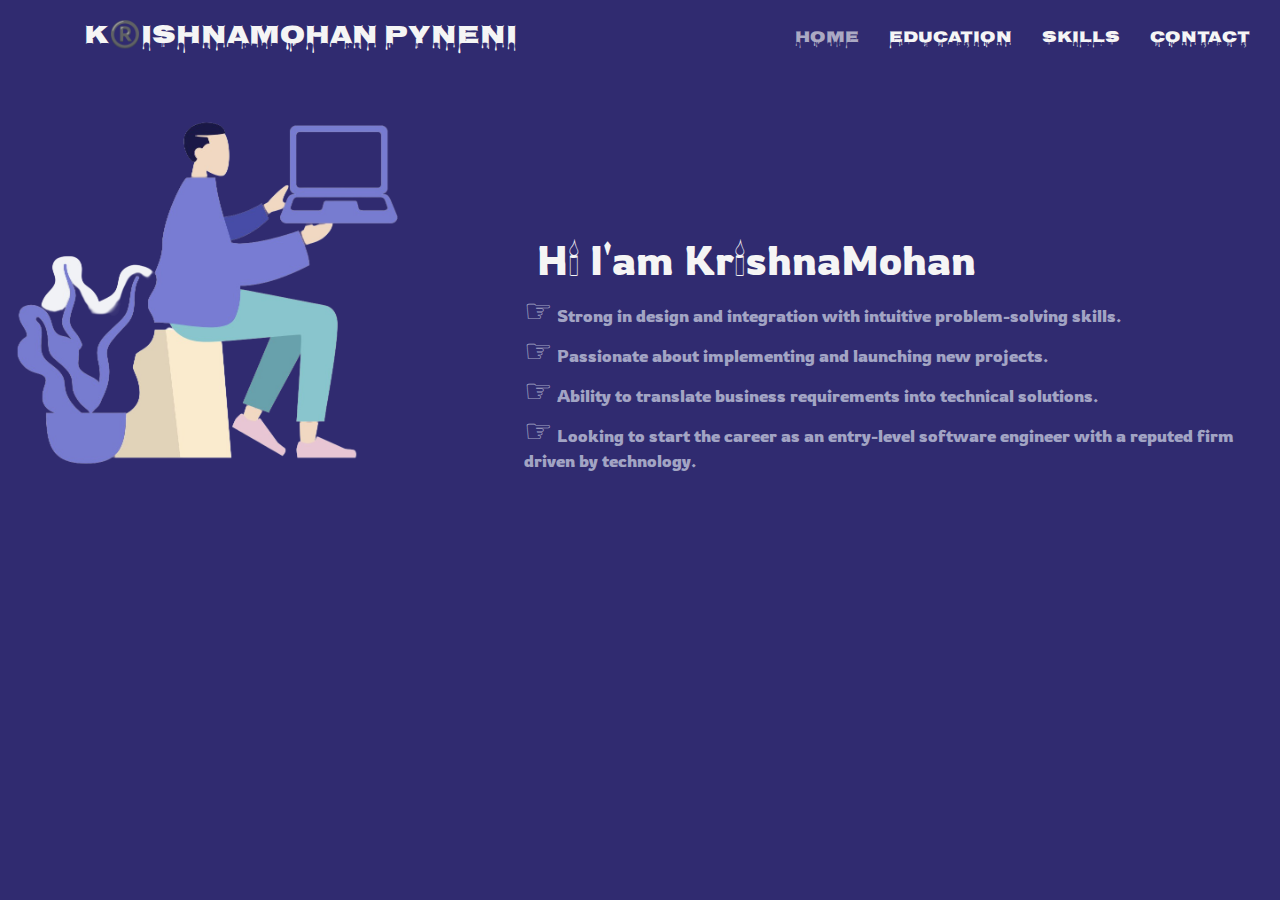
<file: index.html>
<!DOCTYPE html>
<html lang="en">
<head>
  <meta charset="UTF-8">
  <meta name="viewport" content="width=device-width, initial-scale=1.0">
  <!-- <title>Kr🕯shnaMohan Pynen🕯</title> -->
  <title>Home🪟 | KrishnaMohan</title>
  <link rel="stylesheet" href="css/homepage/style.css">
  <link rel="stylesheet" href="https://cdnjs.cloudflare.com/ajax/libs/font-awesome/5.13.0/css/all.min.css">
   <link rel="icon" href="assets/favicon-1.png">
</head>
<body>
        <section id="home">
          <nav>
            <ul class="menu">
              <!-- <li class="logo"><a href="#">K®️ishnaM <span><img src="./assets/favicon.png" alt=""></span> h@n Pyneni</a></li> -->
              <li class="logo"><a href="#">K®️ishnaMohan Pyneni</a></li>
              <li class="item"><a href="index.html" class="active">Home</a></li>
              <li class="item"><a href="education.html">Education</a></li>
              <li class="item"><a href="skills.html">Skills</a></li>
              <li class="item"><a href="contact.html">Contact</a></li>
              <li class="toggle"><a href="#"><i class="fas fa-bars"></i></a></li>
            </ul>
          </nav>
          <div class="container">
            <img src="./assets/image-home.png" alt="" class="container-image">
            <div class="container-text">
              <h1>H🕯 I'am <span> Kr🕯shnaMohan  </span><hr>  </h1>
               <p> <span>&#x261E;</span> Strong in design and integration with intuitive problem-solving skills.
               <br><span>&#x261E;</span> Passionate about implementing and launching new projects.
               <br><span>&#x261E;</span> Ability to translate business requirements into technical solutions. 
               <br><span>&#x261E;</span> Looking to start the career as an entry-level software engineer with a reputed firm driven by technology.
                  <!-- <br> I am currently on the look out for a challenging role to build products that make a difference. -->
              </p>
            </div>
          </div>
        </section>
        
</body>
<script src="index.js"></script>
</html>
</file>
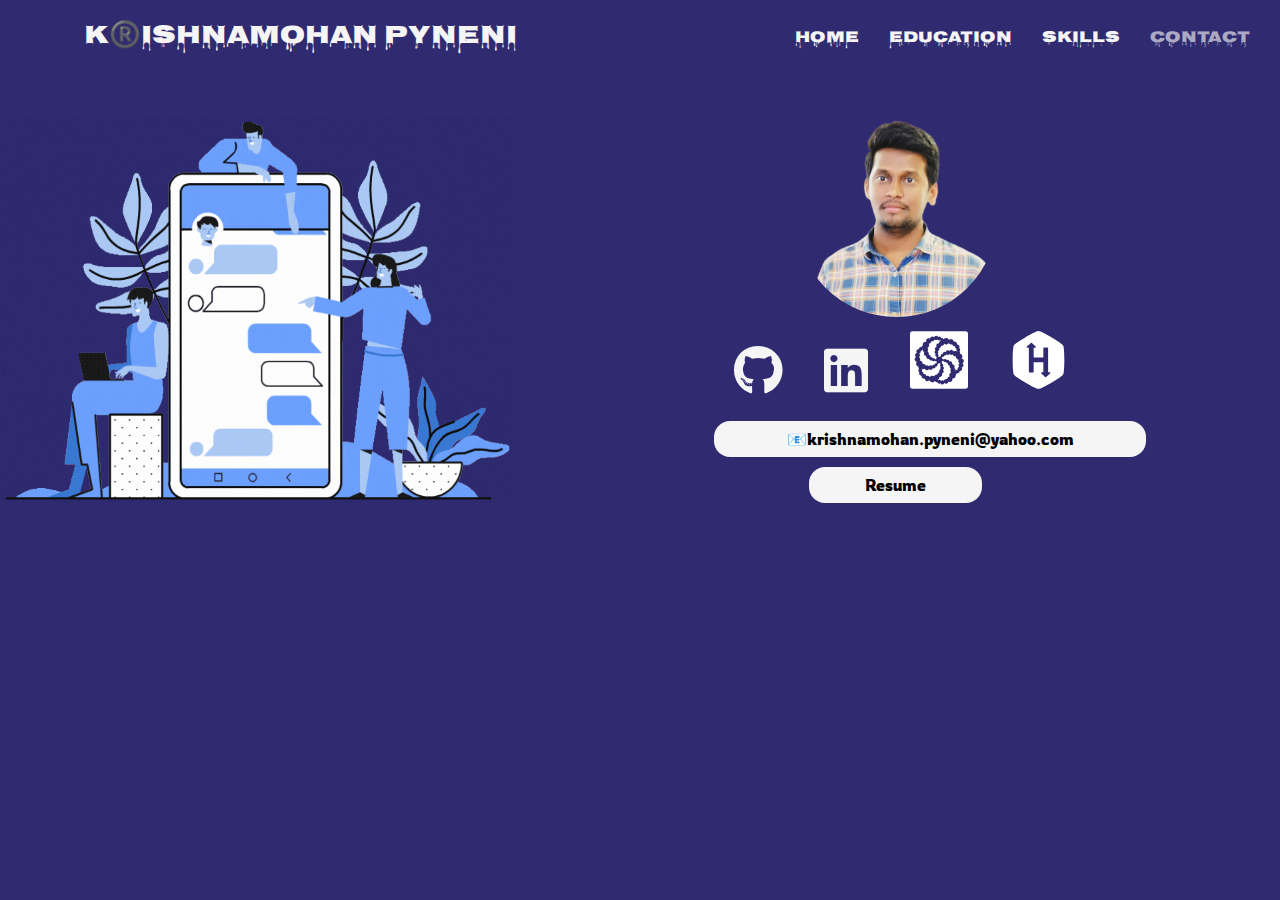
<file: contact.html>
<!DOCTYPE html>
<html lang="en">
<head>
    <meta charset="UTF-8">
    <meta name="viewport" content="width=device-width, initial-scale=1.0">
    <title>Contact📱| KrishnaMohan</title>
      <link rel="icon" href="assets/favicon-1.png" type="image/x-icon">
      <link rel="stylesheet" href="./css/homepage/style.css">
      <link rel="stylesheet" href="https://cdnjs.cloudflare.com/ajax/libs/font-awesome/5.13.0/css/all.min.css">
      <link rel="stylesheet" href="./css/contact/contact.css">
</head>
<body>
    <section id="home">
        <nav>
          <ul class="menu">
            <!-- <li class="logo"><a href="#">K®️ishnaM <span><img src="./assets/favicon.png" alt=""></span> h@n Pyneni</a></li> -->
            <li class="logo"><a href="index.html">K®️ishnaMohan Pyneni</a></li>
            <li class="item"><a href="index.html" >Home</a></li>
            <li class="item"><a href="education.html">Education</a></li>
            <li class="item"><a href="skills.html">Skills</a></li>
            <li class="item"><a href="contact.html" class="active">Contact</a></li>
            <li class="toggle"><a href="#"><i class="fas fa-bars"></i></a></li>
          </ul>
        </nav>
        <div class="container">
          <img src="./assets/contact/contact-image.gif" alt="KrishnaMohan" class="contact-gif">
          <div class="contact-container">
              <img class="contact-image" src="./assets/contact/favicon.png" alt="KrishnaMohan" srcset="">
               <div class="social-icon">
                <a href="https://github.com/krishnamohan-code" target="_blank"><i class="fab fa-github"></i> </a>
                <!-- <a href="https://www.linkedin.com/in/krishnamohan-pyneni-651640198/" target="_blank"><i class="fab fa-linkedin"></i> </a> -->
                <a href="https://www.linkedin.com/in/krishnamohan-code/" target="_blank"><i class="fab fa-linkedin"></i> </a>
                <a href="https://www.codewars.com/users/krishnamohan-code" target="_blank">
                  <img src="./assets/contact/codewars.svg" alt="Codewars" width="10%">
                </a>
                <a href="https://www.hackerrank.com/krishnamohan_py1" target="_blank">
                  <img id="hackerrank" src="./assets/contact/hackerrank.svg" alt="HackerRank" width="10%">
                </a>
               </div>
               <!-- <div>
                <a id="mail" href="mailto:krishnamohan.pyneni@yahoo.com">📧krishnamohan.pyneni@yahoo.com</a>
                <a  href="./assets/KrishnaMohan_Resume.pdf" target="_blank">Resume</a>
              </div> -->
                <ul class="buttons">
                   <li id="mail"><a href="mailto:krishnamohan.pyneni@yahoo.com">📧krishnamohan.pyneni@yahoo.com</a></li>
                   <li id="resume"><a  href="./assets/KrishnaMohan-Resume.pdf" target="_blank">Resume</a></li>
               </ul>
          </div>
          <img src="./assets/contact/contact-image.gif" alt="" class="contact-gif-2"> <br>
        </div>
      </section>
</body>
<script src="index.js"></script>
</html>
</file>
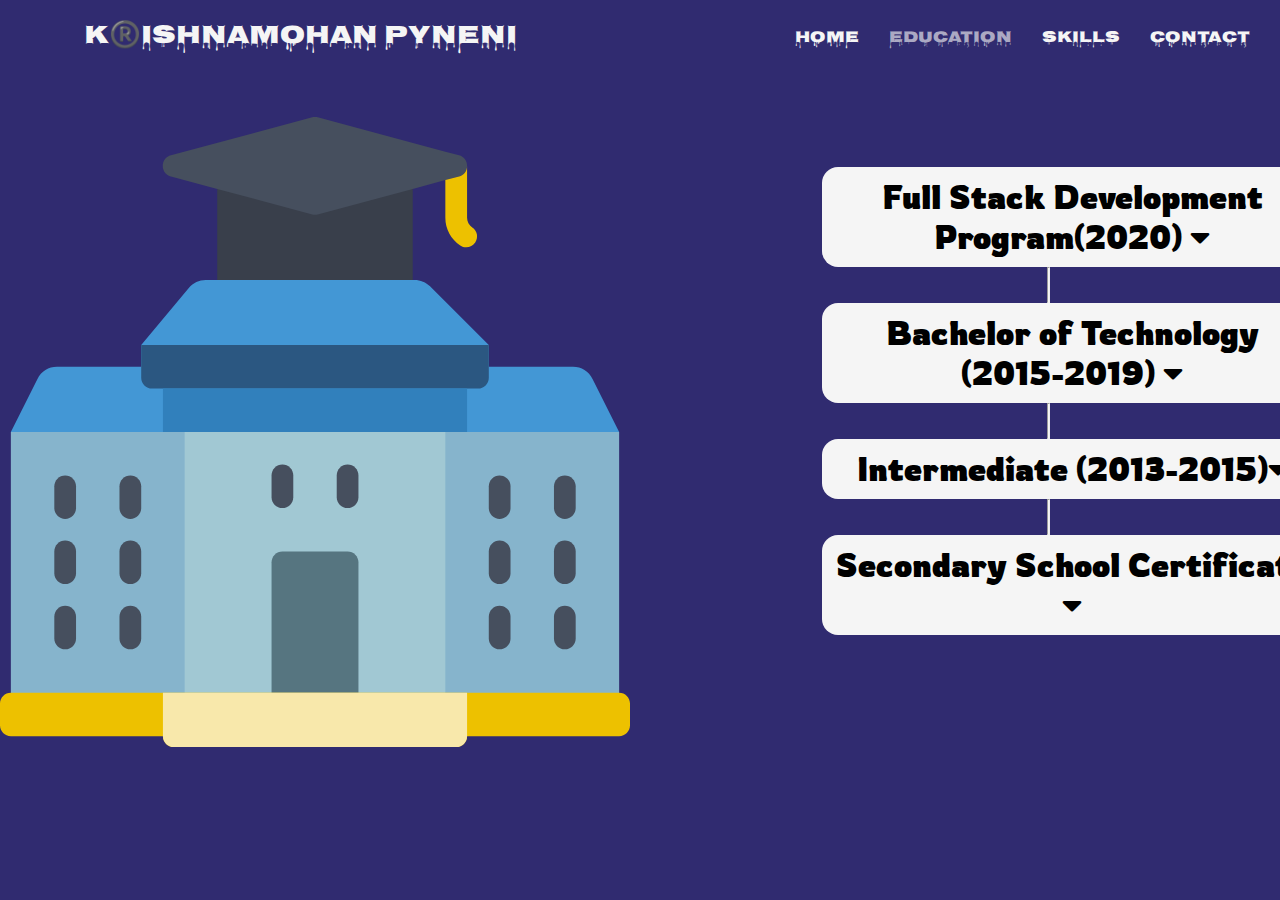
<file: education.html>
<!DOCTYPE html>
<html lang="en">
<head>
    <meta charset="UTF-8">
    <meta name="viewport" content="width=device-width, initial-scale=1.0">
    <title>Education🎓|KrishnaMohan</title>
    <link rel="icon" href="assets/favicon-1.png">
    <link rel="stylesheet" href="./css/education/education.css">
    <link rel="stylesheet" href="./css/homepage/style.css">
    <link rel="stylesheet" href="https://cdnjs.cloudflare.com/ajax/libs/font-awesome/5.13.0/css/all.min.css">
</head>
<body>
    <section id="home">
        <nav>
          <ul class="menu">
            <!-- <li class="logo"><a href="#">K®️ishnaM <span><img src="./assets/favicon.png" alt=""></span> h@n Pyneni</a></li> -->
            <li class="logo"><a href="index.html">K®️ishnaMohan Pyneni</a></li>
            <li class="item"><a href="index.html" >Home</a></li>
            <li class="item"><a href="education.html" class="active">Education</a></li>
            <li class="item"><a href="skills.html">Skills</a></li>
            <li class="item"><a href="contact.html" >Contact</a></li>
            <li class="toggle"><a href="#"><i class="fas fa-bars"></i></a></li>
          </ul>
        </nav>
            <div class="container">
               <img class="university" src="assets/school.svg" alt="university">
                <div class="education-container">
                        <div class="education">
                         <h1>Full Stack Development Program(2020)  <i class="fa fa-caret-down"></i></h1> 
                         <p class="p">🎓ProGrad <br>🏫 FacePrep </p>
                        </div>
                        <hr>
                       <div class="education">
                         <h1>Bachelor of Technology (2015-2019) <i class="fa fa-caret-down"></i></h1> 
                         <p class="p">🎓Electronics and Communication Engineering 71.52% <br>
                          🏫 Prakasam Enginnering College 
                         </p>
                        </div>
                       <hr>
                       <div class="education"><h1>Intermediate (2013-2015)<i class="fa fa-caret-down"></i></h1>
                        <p class="p">🎓Maths,Physics,Chemistry 89.3% <br>
                          🏫 NRI Junior College 
                         </p>
                      </div> 
                      <hr>
                      <div class="education "><h1>Secondary School Certificate<i class="fa fa-caret-down"></i></h1>
                        <p class="p">🎓10TH 77%<br>
                          🏫 Sri Gurudatta High School 
                         </p>
                      </div>
                      <br>
                </div>
            </div>
        </section>
       
</body>
<script src="index.js"></script>
</html>
</file>
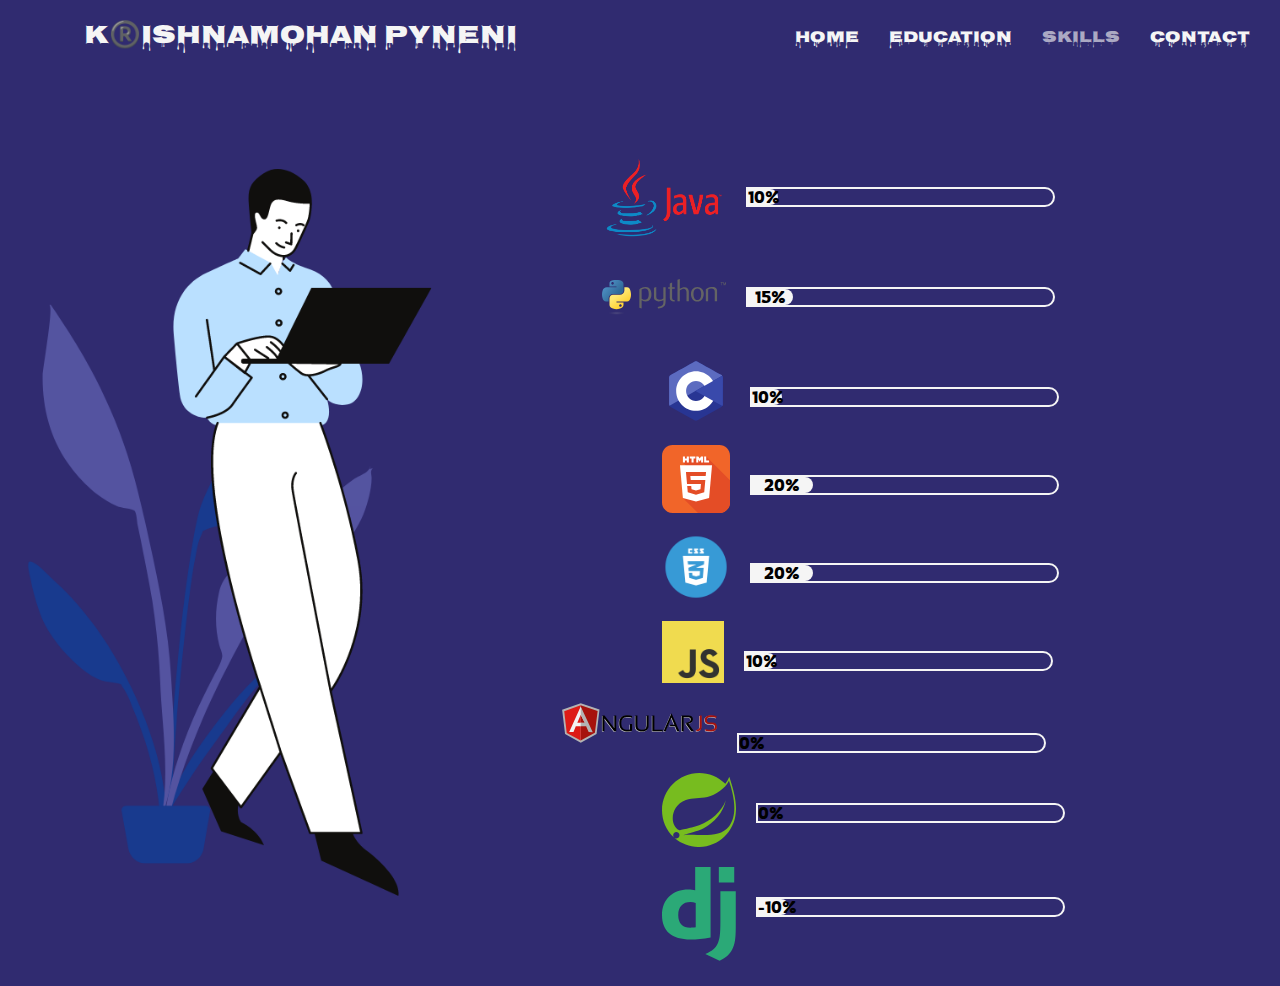
<file: skills.html>
<!DOCTYPE html>
<html lang="en">
<head>
    <meta charset="UTF-8">
    <meta name="viewport" content="width=device-width, initial-scale=1.0">
    <!-- <title>📚Skills🧠| KrishnaMohan</title> -->
    <title>Skills📚| KrishnaMohan</title>
    <link rel="icon" href="assets/favicon-1.png">
    
    <link rel="stylesheet" href="https://cdnjs.cloudflare.com/ajax/libs/font-awesome/5.13.0/css/all.min.css">

    <link rel="stylesheet" href="./css/homepage/style.css">
    <link rel="stylesheet" href="./css/skills/skills.css">
</head>
<body onload="move()">
    <section id="home">
        <nav>
          <ul class="menu">
            <!-- <li class="logo"><a href="#">K®️ishnaM <span><img src="./assets/favicon.png" alt=""></span> h@n Pyneni</a></li> -->
            <li class="logo"><a href="index.html">K®️ishnaMohan Pyneni</a></li>
            <li class="item"><a href="index.html">Home</a></li>
            <li class="item"><a href="education.html">Education</a></li>
            <li class="item"><a href="skills.html" class="active">Skills</a></li>
            <li class="item"><a href="contact.html">Contact</a></li>
            <li class="toggle"><a href="#"><i class="fas fa-bars"></i></a></li>
          </ul>
        </nav>
        <div class="main-container">
          <img src="assets/skills/skills-image-1.png" class="skill-image-1" alt="Image Not Found ">
          <img src="assets/skills/skills-image-2.png"  class="skill-image-2" alt="Image Not Found" style="margin-top: 0px;">
          
        <div class="skill-container ">
            <!-- <h1>Front End </h1> -->
            <div class="tech-box">
              <img id="java" src="assets/skills/java.png" alt="Java" >
               <div class="myProgress ">
                 <div class="myBar ">10%</div>
                </div>
              </div>
              
              <div class="tech-box">
               <img id="python" src="assets/skills/python-3.svg" alt="Python" >
               <div class="myProgress ">
                 <div class="myBar ">10%</div>
                </div>
              </div>
              
              <div class="tech-box" >
               <img id="c" src="assets/skills/c-programming.svg" alt="C Programming"  >
               <div class="myProgress" >
                 <div class="myBar">10%</div>
                </div>
              </div>
              
             <div class="tech-box ">
               <img id="html" src="assets/skills/html-icon.svg" alt="HTML" >
               <div class="myProgress" >
                 <div class="myBar ">10%</div>
                </div>
              </div>
             
              <div class="tech-box" >
               <img id="css" src="assets/skills/css.webp" alt="CSS" >
               <div class="myProgress ">
                 <div class="myBar">10%</div>
                </div>
              </div>
             
              <div class="tech-box" >
               <img id="javascript" src="assets/skills/javascript.png" alt="javaScript" >
               <div class="myProgress " >
                 <div class="myBar">10%</div>
                </div>
              </div>
              <div class="tech-box" >
               <img id="angularjs" src="assets/skills/angular.svg" alt="AngularJs" >
               <div class="myProgress " >
                 <div class="myBar">10%</div>
                </div>
              </div>
              <div class="tech-box" >
               <img id="spring" src="assets/skills/spring.svg" alt="Spring" width="12%" >
               <div class="myProgress " >
                 <div class="myBar">10%</div>
                </div>
              </div>
              <div class="tech-box" >
               <img id="django" src="assets/skills/django.svg" alt="Django" width="12%" >
               <div class="myProgress " >
                 <div class="myBar">10%</div>
                </div>
              </div>
              
              
          </div>
        <!-- <div class="skill-container">
            
             <div class="tech-box">
               
               <img src="assets/skills/java.png" alt="" width="20%" height="65px">
               <div class="myProgress ">
                 <div class="myBar ">10%</div>
                </div>
              </div>
             <div class="tech-box" style="margin-top: 40px;">
               <img src="assets/skills/python-3.svg" alt="HTML" width="30%" >
               <div class="myProgress progress-4">
                 <div class="myBar">10%</div>
                </div>
              </div>
             <div class="tech-box" style="margin-top: 40px;">
               <img src="assets/skills/c-programming.svg" alt="HTML" width="15%" >
               <div class="myProgress progress-5">
                 <div class="myBar">10%</div>
                </div>
              </div>
          </div> -->
        </div>
      </section>

   
</body>
<script src="index.js"></script>
</html>
</file>
<file: css/homepage/style.css>
@import url('https://fonts.googleapis.com/css2?family=Emilys+Candy&family=Merienda+One&family=Rowdies:wght@300&family=Rye&display=swap');
@import url('https://fonts.googleapis.com/css2?family=Nosifer&display=swap');
/* @import url('https://fonts.googleapis.com/css2?family=Dawning+of+a+New+Day&display=swap'); */

/*body font-family: 'Rowdies',cursive; */
/*nav font-family: 'Nosifer', cursive; */
/* footer font-family: 'Dawning of a New Day', cursive; */

*{
    box-sizing: border-box;
    margin: 0;
    padding: 0;
}
body{
    font-family: 'Rowdies',cursive;
    color: whitesmoke;
    background-color: #302b70;
}
/* width */
::-webkit-scrollbar {
  width: 10px;
}

/* Track */
::-webkit-scrollbar-track {
  box-shadow: inset 0 0 5px grey; 
  border-radius: 10px;
}
 
/* Handle */
::-webkit-scrollbar-thumb {
  background: whitesmoke; 
  border-radius: 10px;
}

/* Handle on hover */
::-webkit-scrollbar-thumb:hover {
  background: rgba(245, 245, 245, 0.644); 
}
/* end scroll bar*/

.active{
  color: rgba(245, 245, 245, 0.644); ;
}

#home{
    background: #302b70;
    /* background: #787cd1; */
    height: 100vh;
}
nav{
    font-family: 'Nosifer',cursive;
    font-size: 16px;
}
nav {
    background:transparent;
    padding: 0 15px;
  }
  a {
    color: whitesmoke;
    text-decoration: none;
  }
  .menu{
    list-style-type: none;
  }
  .logo {
    font-size: 4vw;
    /* padding: 7.5px 0px 7.5px 0; */
  }
  .logo span img{
    height: 30px;
    border-radius: 100%;
  }
  .item {
    padding: 10px;
  }
  .item.button {
    padding: 9px 5px;
  }
  .item:not(.button) a:hover,
  .item a:hover::after {
    color: #ccc;
  }
  /* Mobile menu */
  .menu {
    display: flex;
    flex-wrap: wrap;
    justify-content: space-between;
    align-items: center;
  }
  .menu li a {
    display: block;
    padding: 15px 5px;
  }
  .menu li.subitem a {
    padding: 15px;
  }
  .toggle {
    order: 1;
    font-size: 20px;
  }
  .item.button {
    order: 2;
  }
  .item {
    order: 3;
    width: 100%;
    text-align: center;
    display: none;
  }
  .active .item {
    display: block;
  }
  .button.secondary {
    /* divider between buttons and menu links */
    border-bottom: 1px #444 solid;
  }
  
  /* Tablet menu */
  @media all and (min-width: 700px) {
   
    .menu {
      justify-content: center;
    }
    .logo {
      flex: 1;
      font-size: 2vw;
    }
    .item.button {
      width: auto;
      order: 1;
      display: block;
    }
    .toggle {
      flex: 1;
      text-align: right;
      order: 2;
    }
    /* Button up from tablet screen */
    .menu li.button a {
      padding: 10px 15px;
      margin: 5px 0;
    }
    /* .button a {
      background: #0080ff;
      border: 1px royalblue solid;
    } */
    .button.secondary {
      border: 0;
    }
    /* .button.secondary a {
      background: transparent;
      border: 1px #0080ff solid;
    } */
    .button a:hover {
      text-decoration: none;
    }
    /* .button:not(.secondary) a:hover {
      background: royalblue;
      border-color: darkblue;
    } */
  }
  /* Desktop menu */
  @media all and (min-width: 800px) {
    .menu {
      align-items: flex-start;
      flex-wrap: nowrap;
      background: none;
    }
    .logo {
      order: 0;
      margin-left: 5vw;
    }
    .item {
      order: 1;
      position: relative;
      display: block;
      width: auto;
    }
    .button {
      order: 2;
    }
    .toggle {
      display: none;
    }
   
  }

/* home page content */

  .container{
      display: flex;
      margin: 40px 0 0 0 ;
  }
  .container-text{
      /* font-size: 2vw; */
      margin-top: 13vh;
  }
  .container-text h1{
      margin-left: 6vw;
      font-size: 3.2vw;
  }
  .container-text h1, h1 span{
      font-weight: normal;
  }
  h1 span{
      /* font-size: small; */
      /* font-weight: 100; */
      position: relative;
      animation-name: moving-text;
      animation-duration: 2s;
      animation-iteration-count: infinite;
  }
  @keyframes moving-text{
    0%{left: 0px;top: 0px;}
    25%{left: 20px;top: 0px;}
    100%{left: 0px;top: 0px;}
  }
  hr{
      display: none;
  }
  p span{
      font-size: xx-large;
  }
  .container-text p{
      font-size: 1.3vw;
      /* padding: 0px; */
      margin:5px 0 0 5vw;
      color: rgba(240, 248, 255, 0.609);
  }

  .container-image{
      width: 50%;
      margin-left: -180px;
  }
  @media only screen and (max-width: 780px){
       #home{
           height: 100%;
       }
      .container{
          display: block;
      }
      .container-image{
          width: 100%;
          margin: 0 0 0 -20px;
      }
      .container-text{
           margin: 0 0 0 0px;
      }
      .container-text h1{
          font-size: 8vw;
      }
      .container-text p{
          font-size: 3.5vw;
      }
      hr{
        display: block;
        width:85%;
    }
      h1 span{
          margin-left: 0%;
          font-size: 7vw;
      }
  }
</file>
<file: css/contact/contact.css>
body{
    background: #302b70;
}
.container-text{
    /* display: flex; */
    margin: 0 0 0 10%;
}
.contact-container{
    margin:  0 0 0 15%;
}
.social-icon {
    /* border: 1px solid whitesmoke; */
    margin: 10px 0 20px 0px;
    /* width: 150%; */
}
.social-icon a {
    font-size: 50px;
    margin: 10px 0 10px 30px;
}
.social-icon a:nth-child(3),#hackerrank{
    filter: invert(1);
}
.social-icon a :hover{
    color: rgba(245, 245, 245, 0.644); 
}

.contact-gif{
   width: 40%;
   /* height: 81.1vh; */
   margin:  0px 0 0 0;
}
.contact-gif-2{
    display: none;
}
.contact-image{
    border-radius: 100%;
    /* width: 50%; */
    height: 200px;
    margin: 0px 0 0 16%;
}
.buttons  li{
    list-style: none;
    width: 75%;
    background: whitesmoke;
    margin: 10px;
    border-radius: 1em;
    padding: 0.5em;
    text-align: center;
}
#resume{
    width: 30%;
    margin: 0 0 0 105px;
}
.contact-container ul li a{
    color: black;
}

@media only screen and (max-width:780px){
    .contact-gif{
        display: none;
    }
   .buttons li{
       margin: 20px 0 0 -20px;
       width: 90%;
       font-size: small;
   }
   #resume{
    width: 30%;
    margin: 10px 0 0 60px;
   }
   
   #mail{
       width: 100%;
   }
   .contact-image{
       margin:  0 0 0 0px;
   }
   .contact-gif-2{
       display: block;
       width: 100%;
   }
   .social-icon a img,
   #hackerrank{
       width: 20%;
       height: 50px;
   }
}
</file>
<file: css/education/education.css>
/* #university{
    height: 70vh;
    width: 100%
} */
.container img{
    height: 70vh;
}
.education{
    background: whitesmoke;
    color: black;
    padding: 10px;
    width: 500px;
    text-align: center;
    border-radius: 1em;
    margin: 20px 0 0 0;
}
.education p{
    color: gray;
}
/* .education-container :nth-child(3){
    margin: 0 0 0 0;
} */
.education-container{
    margin: 50px 0 0 15%;
    
}
.education-container hr{
    display: block;
    margin: 0 0 0 45%;
    height: 4vh;
    width: 3px;
    background: whitesmoke;
}
.education{
    margin: 0 ;
}
.p{
    display: none;
}
.education :hover + .p{
    display: block;
}
@media only screen and (max-width:700px){
   .container>img{
       margin: 0 0 0 10%;
       width: 70%;
   }
    .education-container{
        margin: 0 0 0 5%;
     /* width: 85%; */
     /* margin: 0 0 0 5%; */
    }
    .education{
        width: 90%;
        font-size: x-small;
    }
}
</file>
<file: css/skills/skills.css>
/* #home{
    background: #302b70;
    background: #787cd1;
    height: 100vh;
} */

body{
  background: #302b70;
}

.main-container{
  display: flex;
}
.skill-image-1{
  width: 40%;
  position: relative;
  animation-name: image-moving;
  animation-duration: 2s;
  animation-iteration-count: infinite ;
}
@keyframes image-moving{
    0%{ left: 0px;top: 0px;}
    50% { left: 0; top: 10px;}
    100% { left: 0; top: 0px;}
}
.skill-image-2{
  display: none;
  position: relative;
  animation-name: image-moving;
  animation-duration: 2s;
  animation-iteration-count: infinite ;
}


.skill-container{
    width: 50%;
    margin:  60px 0 0 150px;
    /* border: 2px solid black; */
  }
  .skill-container h1{
      text-align: center;
  }
  #java,#python{
    width: 20%;
    height: 80px;
  }
  #c,#html,#css{
    width: 11%;
  }
  #javascript{
    width: 10%;
  }
  #angularjs{
    width: 25%;
  }
  #angularjs{
    margin: 0 0 0 -100px;
  }
  #java,#python{
    margin:  0 0 0 -60px;  
  }
  .myProgress {
    width: 50%;
    height: 20px;
    /* background-color: #ddd; */
    border:2px solid whitesmoke;
    border-top-right-radius: 1rem;
    border-bottom-right-radius: 1rem;
    margin:  30px 0 0 20px;
  }
  .tech-box{
    display: flex;
    margin: 20px 0 0 0;
    /* margin-left: 5vw; */
  }
 

  .myBar {
    width: 10%;
    height: 16px;
    background-color: whitesmoke;
    text-align: center;
    line-height: 16px;
    border-top-right-radius: 1rem;
    border-bottom-right-radius: 1rem;
    color: black;
  }
  @media only screen and (max-width:790px){
    .skill-container{
      width: 100%;
    }
  
    .main-container{
      display: block;
    }
    .skill-image-1{
      display: none;
    }
    .skill-image-2{
      display: block;
      width: 100%;
    }
    .myProgress{
      width: 80%;
    }
  }
  @media only screen and (max-width:450px){
       
      .skill-container{
          width: 100%;
          margin: 0;
      }
      .main-container,.tech-box{
        display: block;
      }
      .skill-image-1{
        display: none;
      }
      .skill-image-2{
        
        display: block;
        width: 100%;
      }
       #java{
         width: 35%;
         margin: 0 0 0 20%;
       }
       #python{
         width: 35%;
         margin: 0px 0 0 25%;
       }
       #c,#html,#css{
         width: 25%;
         margin: 0 0 0 30%;
       }
       #javascript{
          width: 15%;
          margin: 0 0 0 37%;
       }
       #angularjs{
         width: 50%;
         margin: 0px 0 0 15%;
       }
       #spring,#django{
         width: 12%;
         margin: 0 0 0 30%;
       }
       .myProgress{
        width: 85%;
        height: 15px;
        margin:  0px 0 0 9.5%;
       }
       .myBar {
        width: 10%;
        height: 12px;
        background-color: whitesmoke;
        text-align: center;
        line-height: 13px;
      }

   
  }
</file>
